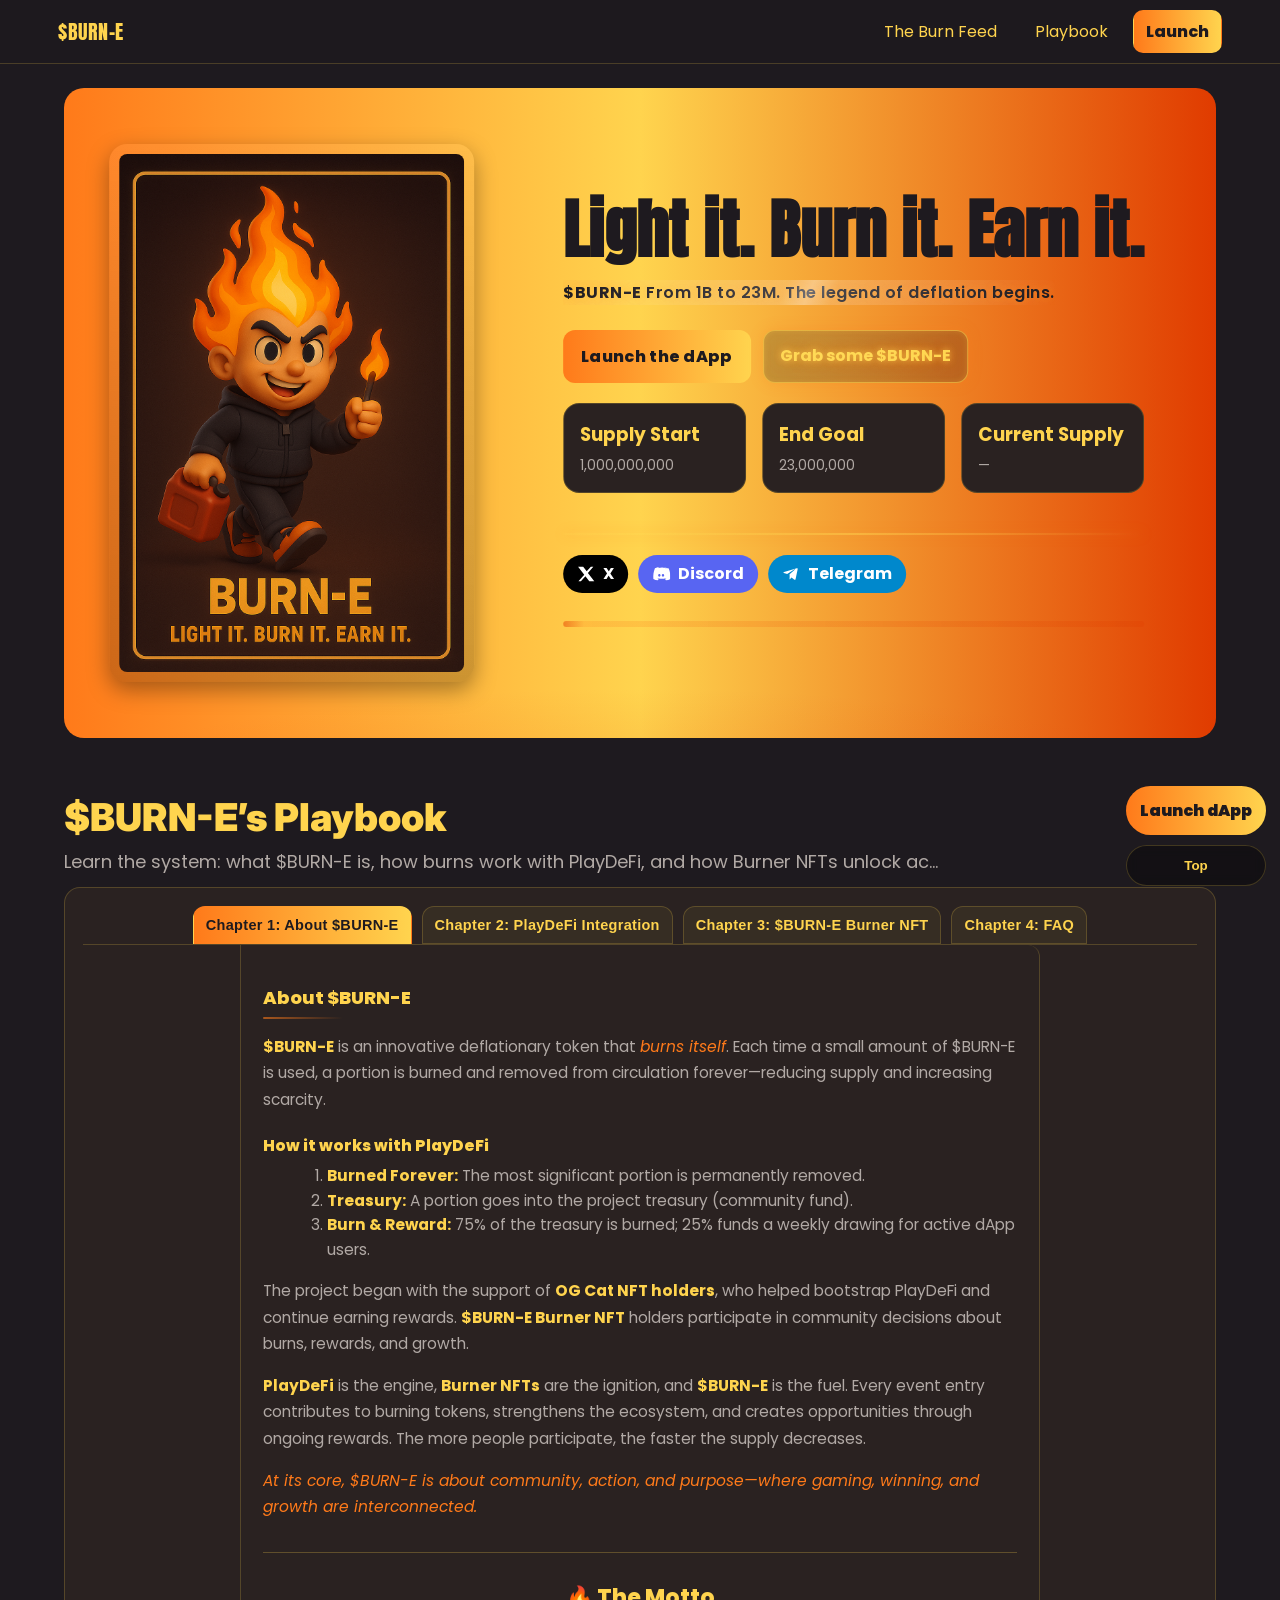
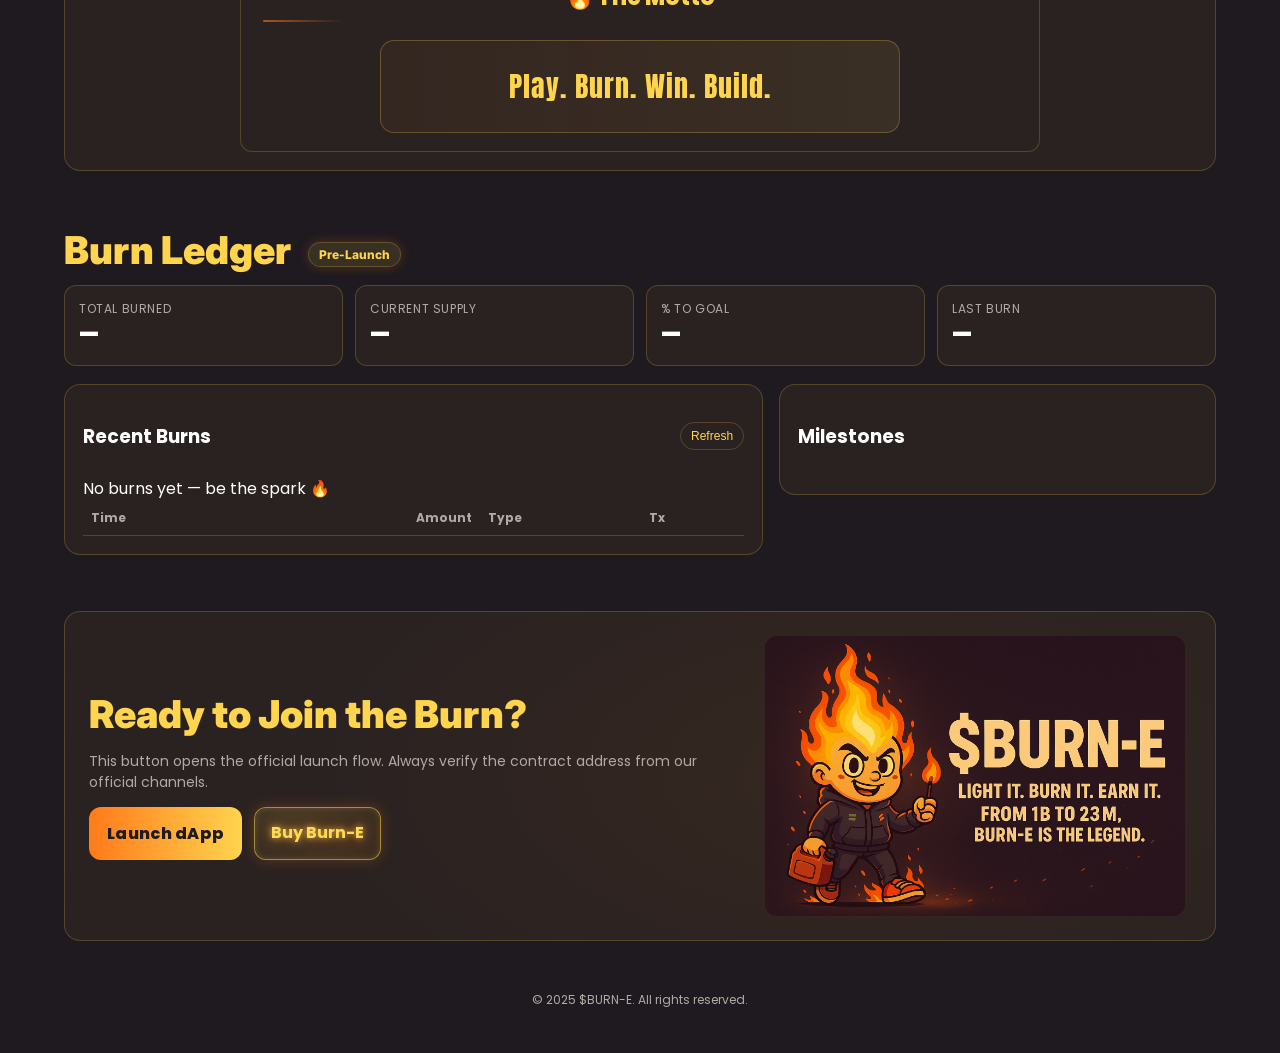
<file: index.html>
<!DOCTYPE html>
<html lang="en">
<head>
  <meta charset="utf-8" />
  <meta name="viewport" content="width=device-width, initial-scale=1" />
  <title>$BURN-E — From 1B to 23M</title>

  <!-- 🔥 Burn-E.io Social Link Preview -->
<meta property="og:title" content="$BURN-E | Play. Burn. Win. Build.">
<meta property="og:description" content="Born from fire. Built to vanish. The unstoppable deflationary meme revolution.">
<meta property="og:type" content="website">
<meta property="og:url" content="https://burn-e.io">
<meta property="og:image" content="https://burn-e.io/assets/burne-preview.jpg">

<meta name="twitter:card" content="summary_large_image">
<meta name="twitter:title" content="$BURN-E | Play. Burn. Win. Build.">
<meta name="twitter:description" content="Born from fire. Built to vanish. The unstoppable deflationary meme revolution.">
<meta name="twitter:image" content="https://burn-e.io/assets/burne-preview.jpg">
<meta property="og:image" content="https://burn-e.io/assets/burne-preview.jpg">
<meta property="og:image:width" content="1200">
<meta property="og:image:height" content="630">
  
  <!-- Fonts -->
  <link rel="preconnect" href="https://fonts.googleapis.com">
  <link rel="preconnect" href="https://fonts.gstatic.com" crossorigin>
  <link href="https://fonts.googleapis.com/css2?family=Anton&family=Inter:wght@700;800;900&family=Poppins:wght@400;500;600&display=swap" rel="stylesheet">

  <!-- Main CSS -->
  <link rel="stylesheet" href="assets/css/styles.css" />
</head>

<body>
  <!-- NAV -->
  <nav class="nav">
    <div class="nav-inner">
      <div class="nav-brand">$BURN&#8209;E</div>
      <div class="nav-links">
        <a href="#live">The Burn Feed</a>
        <a href="#docs">Playbook</a>
        <a href="#launch" class="nav-cta">Launch</a>
      </div>
    </div>
  </nav>

  <div class="wrap">
    <!-- HERO -->
   <header class="hero" id="top">
  <div class="hero-inner" style="align-items: center;">
    <!-- LEFT: Burn-E image reduced by 25% -->
    <div style="display: flex; justify-content: center;">
      <img class="robot" alt="$BURN-E robot" 
           src="assets/img/robot-hero.png" 
           style="width: 75%; max-width: 420px; height: auto;" />
    </div>

    <!-- RIGHT: Tagline + buttons -->
    <div>
      <h1 style="white-space: nowrap; font-size: clamp(34px, 5vw, 64px); line-height: 1;">
        Light it. Burn it. Earn it.
      </h1>

      <p class="tag">
        <strong>$BURN-E</strong> From 1B to 23M. The legend of deflation begins.
      </p>

      <div class="cta-row">
        <a class="btn-primary" id="launchBtn" href="#" target="_blank" rel="noopener">
          Launch the dApp
        </a>
        <a class="btn-secondary" id="buyBtn" href="#" target="_blank" rel="noopener">
          Grab some $BURN-E
        </a>
      </div>

      <div class="panels">
        <div class="panel">
          <h3>Supply Start</h3>
          <div class="meta" id="kpiStart">1,000,000,000</div>
        </div>
        <div class="panel">
          <h3>End Goal</h3>
          <div class="meta" id="kpiGoal">23,000,000</div>
        </div>
        <div class="panel">
          <h3>Current Supply</h3>
          <div class="meta" id="currentSupply">—</div>
        </div>
      </div>
<!-- 🔥 Social Divider -->
<hr class="social-divider">

<!-- 🔥 Social Links -->
<div class="social-row">
  <!-- X / Twitter -->
  <a class="social-btn x" href="https://x.com/YourHandle" target="_blank" rel="noopener">
    <svg viewBox="0 0 24 24" width="18" height="18" fill="currentColor" aria-hidden="true">
      <path d="M18.244 2.25h3.308l-7.227 8.26 8.501 11.24h-6.64l-5.202-6.817-5.953 6.817H1.72l7.734-8.85L1.219 2.25H8.02l4.713 6.173L18.244 2.25z"/>
    </svg>
    <span>X</span>
  </a>

  <!-- Discord -->
  <a class="social-btn discord" href="https://discord.gg/YourInviteCode" target="_blank" rel="noopener">
    <svg viewBox="0 0 24 24" width="18" height="18" fill="currentColor" aria-hidden="true">
      <path d="M20.317 4.369A19.791 19.791 0 0 0 16.558 3l-.201.405c2.01.605 3.101 1.471 3.101 1.471a12.47 12.47 0 0 0-4.208-1.279 12.761 12.761 0 0 0-4.289.063c-.063 0-.094.021-.156.042a12.408 12.408 0 0 0-4.208 1.279s1.09-.866 3.101-1.471L7.442 3a19.791 19.791 0 0 0-3.759 1.369C1.74 9.165 1.266 13.876 1.61 18.517a19.967 19.967 0 0 0 5.988 1.981c.468-.639.885-1.317 1.25-2.029a11.532 11.532 0 0 1-1.842-.901c.155-.115.307-.234.454-.354 3.58 1.65 7.457 1.65 11.035 0 .147.12.299.239.454.354a11.475 11.475 0 0 1-1.842.901c.365.712.782 1.39 1.25 2.029a19.967 19.967 0 0 0 5.988-1.981c.374-4.989-.458-9.669-2.468-14.148zM9.554 15.556c-.883 0-1.6-.818-1.6-1.822s.712-1.822 1.6-1.822c.892 0 1.607.818 1.6 1.822 0 1.004-.708 1.822-1.6 1.822zm4.892 0c-.883 0-1.6-.818-1.6-1.822s.712-1.822 1.6-1.822c.892 0 1.607.818 1.6 1.822 0 1.004-.708 1.822-1.6 1.822z"/>
    </svg>
    <span>Discord</span>
  </a>

  <!-- Telegram -->
  <a class="social-btn telegram" href="https://t.me/YourChannel" target="_blank" rel="noopener">
    <svg viewBox="0 0 24 24" width="18" height="18" fill="currentColor" aria-hidden="true">
      <path d="M9.999 15.233 9.842 19c.396 0 .566-.179.777-.395l1.88-1.838 3.845 2.803c.729.373 1.307.174 1.523-.674l2.8-13.201c.265-1.156-.395-1.64-1.16-1.333L2.556 9.293c-1.146.474-1.135 1.122-.19 1.414l4.292 1.359 9.912-6.237c.458-.288.935-.127.57.199l-7.26 6.205z"/>
    </svg>
    <span>Telegram</span>
  </a>
</div>



      <!-- Ensure this decorative layer never blocks clicks -->
      <div class="path" aria-hidden="true" style="pointer-events:none;"></div>
    </div>
  </div>
</header>



    <!-- PLAYBOOK -->
    <section id="docs">
      <h2 class="section-title">$BURN-E’s Playbook</h2>
      <p class="section-subtitle">
        Learn the system: what $BURN-E is, how burns work with PlayDeFi, and how Burner NFTs unlock access.
      </p>

      <div class="tabs card">
        <div class="tablist" role="tablist" aria-label="Playbook sections">
          <!-- ADDED data-file attributes so JS can fetch chapter content -->
          <button role="tab" id="tab-about" data-file="content/about.html" aria-controls="panel-about" aria-selected="true">Chapter 1: About $BURN-E</button>
          <button role="tab" id="tab-integration" data-file="content/integration.html" aria-controls="panel-integration" aria-selected="false">Chapter 2: PlayDeFi Integration</button>
          <button role="tab" id="tab-burner" data-file="content/burner.html" aria-controls="panel-burner" aria-selected="false">Chapter 3: $BURN-E Burner NFT</button>
          <button role="tab" id="tab-faq" data-file="content/faq.html" aria-controls="panel-faq" aria-selected="false">Chapter 4: FAQ</button>
        </div>

        <!-- Panels (prefilled fallback) -->
        <div id="panel-about" class="tabpanel active prose" role="tabpanel" aria-labelledby="tab-about" tabindex="0">
          <h3>What is $BURN-E?</h3>
          <p><strong class="glow-yellow">$BURN-E</strong> is a deflationary token—born at 1B supply, engineered to burn down toward <em class="glow-orange">23M</em>.</p>
        </div>

        <!-- Hide inactive panels; content will be injected when their tabs are clicked -->
        <div id="panel-integration" class="tabpanel prose" role="tabpanel" aria-labelledby="tab-integration" tabindex="0" hidden>
          <h3>PlayDeFi Integration</h3>
          <p>Events, entries, and on-chain receipts fuel automated burns and progress to goal.</p>
        </div>

        <div id="panel-burner" class="tabpanel prose" role="tabpanel" aria-labelledby="tab-burner" tabindex="0" hidden>
          <h3>Burner NFT</h3>
          <p>One-time, non-transferable access pass to join events. <strong class="glow-yellow">Entries scale</strong> with # of Burners you hold.</p>
        </div>

        <div id="panel-faq" class="tabpanel prose" role="tabpanel" aria-labelledby="tab-faq" tabindex="0" hidden>
          <div class="faq-section">
            <h4>Is this live?</h4>
            <p>Pre-launch until announced. Watch the Burn Ledger for updates.</p>
            <h4>Do I need a Burner NFT?</h4>
            <p>Yes—one per entry. They don’t expire.</p>
          </div>
        </div>
      </div>
    </section>

    <!-- LEDGER -->
    <section id="live">
      <h2 class="section-title">
        Burn Ledger
        <span id="prelaunchBadge" class="badge badge-prelaunch">Pre-Launch</span>
      </h2>

      <div class="kpi-grid">
        <div class="kpi kpi-lg"><div class="label">Total Burned</div><div class="value" id="kpiTotalBurned">—</div></div>
        <div class="kpi kpi-lg"><div class="label">Current Supply</div><div class="value" id="kpiCurrentSupply2">—</div></div>
        <div class="kpi kpi-lg"><div class="label">% to Goal</div><div class="value" id="kpiPctGoal">—</div></div>
        <div class="kpi kpi-lg"><div class="label">Last Burn</div><div class="value" id="kpiLastBurn">—</div></div>
      </div>

      <div class="ledger-grid">
        <div class="card">
          <div class="card-head">
            <h3>Recent Burns</h3>
            <button class="tiny" id="refreshBurns" type="button">Refresh</button>
          </div>
          <div id="burnsEmpty" class="empty">No burns yet — be the spark 🔥</div>
          <table class="ledger" id="burnsTable" aria-label="Recent burn transactions">
            <thead>
              <tr><th>Time</th><th class="right">Amount</th><th>Type</th><th>Tx</th></tr>
            </thead>
            <tbody id="burnsBody"></tbody>
          </table>
        </div>

        <div class="side-stack">
          <div class="card milestones">
            <div class="card-head"><h3>Milestones</h3></div>
            <div class="milestone-chips" id="milestoneChips"></div>
          </div>
        </div>
      </div>
    </section>

    <!-- LAUNCH (site width matches) -->
    <section id="launch">
      <div class="card launch-grid">
        <div class="launch-inner">
          <h2 class="section-title">Ready to Join the Burn?</h2>
          <p class="meta">This button opens the official launch flow. Always verify the contract address from our official channels.</p>
          <div class="cta-row">
            <a class="btn-primary" id="launchBtn2" href="#" target="_blank" rel="noopener">Launch dApp</a>
            <a class="btn-secondary" id="fuelBtn" href="#" target="_blank" rel="noopener">Buy Burn-E</a>
          </div>
        </div>
        <div>
          <img class="robot" alt="$BURN-E alt art" src="assets/img/robot-launch.png" />
        </div>
      </div>
    </section>

    <!-- FOOTER -->
    <footer>
      <div class="small">© 2025 $BURN-E. All rights reserved.</div>
    </footer>
  </div>

  <!-- Floating helpers -->
  <div class="fab-wrap" aria-live="polite">
    <a id="fabLaunch" class="fab primary" href="#" target="_blank" rel="noopener" title="Launch dApp">Launch dApp</a>
    <button id="fabTop" class="fab ghost" title="Back to top">Top</button>
  </div>

  <!-- Email Signup Popup (Burn-E) -->
  <div class="modal-backdrop" id="signupBackdrop" hidden>
    <div class="modal burne" role="dialog" aria-modal="true" aria-labelledby="signupTitle">
      <button class="modal-close" id="signupClose" aria-label="Close">×</button>
      <div class="modal-aura"></div>

      <header class="modal-head">
        <div class="flame">🔥</div>
        <h3 id="signupTitle">Stay in the Burn Loop</h3>
        <p class="subtitle">Be first to know about drops, burns &amp; rewards.</p>
      </header>

      <form id="signupForm">
        <div class="field">
          <label for="signupEmail">Email</label>
          <input id="signupEmail" name="email" type="email" placeholder="you@domain.com" required>
        </div>

        <button class="btn-ember" type="submit">Join the Burn</button>
        <p class="trust">No spam. Unsubscribe anytime.</p>
      </form>

      <button class="tiny ghost" id="signupNotNow" type="button">Not now</button>
    </div>
  </div>

  <!-- Background canvas (kept behind content) -->
  <canvas id="sparks" aria-hidden="true" style="position:fixed;inset:0;z-index:-1;pointer-events:none;"></canvas>

  <!-- Main JS -->
  <script src="assets/js/main.js"></script>
</body>
</html>
</file>
<file: assets/css/styles.css>
:root{
  --flame-yellow:#FFD44E;
  --ember-orange:#FF7A1A;
  --burn-red:#E03B00;
  --charcoal-black:#1E1A1F;
  --obsidian-brown:#2A2221;
  --ash-gray:#B1A9A5;
  --card-border:rgba(255,212,78,0.2);
  --ember-glow:rgba(255,122,26,0.3);
  --path-flame:rgba(224,59,0,0.45);
}

*{box-sizing:border-box}
html,body{
  margin:0; padding:0;
  background:var(--charcoal-black);
  color:#FFF;
  font-family:'Poppins',system-ui,-apple-system,Segoe UI,Roboto,'Helvetica Neue',Arial;
  max-width:100%;
  overflow-x:hidden;
}

.wrap{max-width:1200px;margin:0 auto;padding:24px}
a{color:var(--flame-yellow);text-decoration:none}

/* Nav */
.nav{position:sticky;top:0;z-index:50;backdrop-filter:blur(8px);background:rgba(30,26,31,0.72);border-bottom:1px solid var(--card-border)}
.nav-inner{max-width:1200px;margin:0 auto;display:flex;align-items:center;justify-content:space-between;padding:10px 18px;gap:12px}
.nav-brand{font-family:'Anton','Inter',sans-serif;letter-spacing:.5px;color:var(--flame-yellow);font-size:20px}
.nav-links{display:flex;gap:12px;flex-wrap:wrap}
.nav-links a{padding:8px 12px;border-radius:10px;border:1px solid transparent}
.nav-links a:hover{border-color:var(--card-border);background:rgba(255,122,26,0.06)}
.nav-cta{background:linear-gradient(90deg,var(--ember-orange),var(--flame-yellow));color:#1E1A1F;padding:10px 14px;border-radius:10px;font-weight:800}

/* Hero */
.hero{
  position: relative;
  overflow: hidden;
  border-radius: 20px;
  padding: 56px 28px;
  background:
    radial-gradient(1200px 300px at 50% 120%, rgba(224,59,0,0.25), transparent 60%),
    linear-gradient(90deg,#FF7A1A,#FFD44E,#E03B00);
}

.hero-inner {
  display: grid;
  grid-template-columns: 1fr 1fr;
  gap: 28px;
  align-items: center;
  justify-content: center;
  margin: 0 auto;
  max-width: 1200px;
  transform: translateX(-4%); /* moves all content slightly left */
}

.hero h1{
  font-family:'Anton','Inter',sans-serif;
  font-size:clamp(44px,6vw,96px);
  line-height:.95;
  margin:0 0 12px;
  color:#1E1A1F;
}

.hero p.tag{
  margin:6px 0 0;
  color:#1E1A1F;
  font-weight:600;
  letter-spacing:.5px;
  white-space:nowrap;
  overflow:hidden;
  text-overflow:ellipsis;
}
/* Social buttons under hero */
.social-row {
  display:flex;
  gap:10px;
  flex-wrap:wrap;
  margin-top:10px;
}
.social-btn {
  display:inline-flex;
  align-items:center;
  gap:8px;
  padding:10px 14px;
  border-radius:999px;
  font-weight:700;
  text-decoration:none;
  color:#fff;
  transition:all .25s ease;
}
.social-btn svg { display:block; }
.social-btn span { line-height:1; }

/* Brand colors */
.social-btn.x       { background:#000; }
.social-btn.discord { background:#5865F2; }
.social-btn.telegram{ background:#0088CC; }

/* Hover glow effects */
.social-btn.x:hover       { box-shadow:0 0 16px 4px rgba(255,255,255,0.4); transform:translateY(-2px); }
.social-btn.discord:hover { box-shadow:0 0 16px 4px rgba(88,101,242,0.5); transform:translateY(-2px); }
.social-btn.telegram:hover{ box-shadow:0 0 16px 4px rgba(0,136,204,0.5); transform:translateY(-2px); }

/* CTA buttons (kept as-is, included here for completeness) */
.cta-row{
  display:flex;
  gap:12px;
  flex-wrap:wrap;
  margin-top:18px;
}
.btn-primary{
  background:linear-gradient(90deg,var(--ember-orange),var(--flame-yellow));
  color:#1E1A1F;
  padding:14px 18px;
  border:none;
  border-radius:12px;
  font-weight:800;
  letter-spacing:.3px;
  cursor:pointer;
  transition:transform .2s ease,box-shadow .2s ease;
}
.btn-primary:hover{transform:translateY(-1px);box-shadow:0 0 28px 6px rgba(255,122,26,.6)}
.btn-secondary{
  background:transparent;
  border:1px solid var(--ember-orange);
  color:var(--flame-yellow);
  text-shadow:0 0 6px rgba(255,122,26,.9);
  padding:12px 16px;
  border-radius:12px;
  font-weight:700;
  cursor:pointer;
  transition:background .2s ease,box-shadow .2s ease;
}
.btn-secondary:hover{background:rgba(255,122,26,.08);box-shadow:0 0 22px 4px rgba(255,122,26,.6)}

/* === BURN-E CTA ANIMATIONS === */

/* Primary = molten pulse + quick sheen */
.btn-primary {
  position: relative;
  isolation: isolate; /* keep sheen inside radius */
  animation: burnePulse 2.6s ease-in-out infinite;
}

/* moving sheen on hover */
.btn-primary::before {
  content: "";
  position: absolute;
  inset: -2px;
  border-radius: inherit;
  background: linear-gradient(
    115deg,
    transparent 0%,
    rgba(255,255,255,0.18) 45%,
    rgba(255,255,255,0.38) 50%,
    rgba(255,255,255,0.18) 55%,
    transparent 100%
  );
  transform: translateX(-140%) rotate(0.001deg);
  mix-blend-mode: screen;
  pointer-events: none;
  z-index: -1;
  transition: opacity .2s ease;
  opacity: 0;
}
.btn-primary:hover::before {
  opacity: 1;
  animation: sheenSweep 0.9s ease;
}

/* Secondary = ember flicker + soft glow */
.btn-secondary {
  position: relative;
  isolation: isolate;
  animation: emberFlicker 3.4s ease-in-out infinite;
  box-shadow: 0 0 0 rgba(255,212,78,0); /* baseline */
}
.btn-secondary::after {
  content: "";
  position: absolute;
  inset: 0;
  border-radius: inherit;
  background:
    radial-gradient(240px 120px at 25% 25%, rgba(255,212,78,0.18), transparent 60%),
    radial-gradient(180px 140px at 75% 75%, rgba(255,122,26,0.12), transparent 70%);
  filter: blur(0.2px);
  mix-blend-mode: screen;
  pointer-events: none;
  opacity: .8;
}
/* === CTA VISIBILITY BOOST: Grab some $BURN-E === */
.btn-secondary {
  background: rgba(20, 18, 20, 0.25);
  border: 1.5px solid rgba(255, 212, 78, 0.6);
  color: var(--flame-yellow);
  text-shadow:
    0 0 6px rgba(255, 212, 78, 0.7),
    0 0 12px rgba(255, 122, 26, 0.5);
  box-shadow:
    inset 0 0 6px rgba(255, 212, 78, 0.2),
    0 0 14px rgba(255, 122, 26, 0.25);
  transition: transform .25s ease, box-shadow .25s ease, background .25s ease;
}

.btn-secondary:hover {
  background: rgba(255, 122, 26, 0.1);
  border-color: rgba(255, 212, 78, 0.9);
  box-shadow:
    0 0 24px 6px rgba(255, 212, 78, 0.45),
    inset 0 0 8px rgba(255, 122, 26, 0.25);
  transform: translateY(-2px) scale(1.03);
}


/* Focus visibility (keyboard users) */
.btn-primary:focus-visible,
.btn-secondary:focus-visible {
  outline: 3px solid rgba(255,212,78,0.85);
  outline-offset: 2px;
  box-shadow: 0 0 0 4px rgba(255,122,26,0.28);
}

/* --- Keyframes --- */
@keyframes burnePulse {
  0%   { box-shadow: 0 0 20px rgba(255,122,26,0.35), 0 0 0 rgba(255,212,78,0); transform: translateY(0) scale(1); }
  45%  { box-shadow: 0 0 44px 10px rgba(255,122,26,0.60), 0 0 0 rgba(255,212,78,0.08); transform: translateY(-1px) scale(1.015); }
  100% { box-shadow: 0 0 20px rgba(255,122,26,0.35), 0 0 0 rgba(255,212,78,0); transform: translateY(0) scale(1); }
}

@keyframes sheenSweep {
  0%   { transform: translateX(-140%) rotate(0.001deg); }
  100% { transform: translateX(140%) rotate(0.001deg); }
}

@keyframes emberFlicker {
  0%, 100% { box-shadow: 0 0 16px 2px rgba(255,212,78,0.20); filter: brightness(1); }
  25%      { box-shadow: 0 0 26px 6px rgba(255,212,78,0.32); filter: brightness(1.03); }
  50%      { box-shadow: 0 0 38px 10px rgba(255,122,26,0.45); filter: brightness(1.06); }
  75%      { box-shadow: 0 0 26px 6px rgba(255,212,78,0.32); filter: brightness(1.03); }
}

/* Respect user “reduced motion” */
@media (prefers-reduced-motion: reduce) {
  .btn-primary,
  .btn-secondary { animation: none !important; }
  .btn-primary::before { animation: none !important; opacity: 0 !important; }
}

/* Hero image: only shrink the robot in the top hero (not the launch section) */
.hero .robot{
  width:100%;
  height:auto;
  max-width:75%;
  border-radius:18px;
  background:linear-gradient(180deg,rgba(255,255,255,.06),rgba(0,0,0,.2));
  padding:10px;
  box-shadow:0 8px 22px rgba(0,0,0,.35);
}

/* Mobile: stack nicely */
@media (max-width:960px){
  .hero-inner{ grid-template-columns:1fr; }
  .hero .robot{ max-width:360px; margin:0 auto; }
}

/* KPI panels under hero */
.panels{display:grid;grid-template-columns:repeat(3,1fr);gap:16px;margin-top:20px}
.panel{background:var(--obsidian-brown);border:1px solid var(--card-border);border-radius:16px;padding:16px}
.panel h3{color:var(--flame-yellow);margin:0 0 6px;font-weight:700}
.meta{color:var(--ash-gray);font-size:14px}

/* Ember path */
.path{
  position:relative;
  margin:28px auto 0;
  height:6px;
  background:linear-gradient(90deg,rgba(255,122,26,.18),rgba(224,59,0,.22));
  border-radius:999px;
  overflow:hidden;
  pointer-events:none; /* ⬅ ensure it never blocks clicks */
}
.path::after{content:"";position:absolute;inset:0;background:radial-gradient(30px 30px at var(--x,0%) 50%, var(--path-flame), transparent 70%);animation:travel 4s linear infinite}
@keyframes travel{0%{--x:0%}100%{--x:100%}}

section{margin:56px 0}
.section-title{font-family:'Inter',sans-serif;font-weight:900;color:var(--flame-yellow);font-size:clamp(26px,3vw,40px);margin:0 0 8px}
.section-subtitle{margin:6px 0 12px;color:var(--ash-gray);max-width:80ch}
.card{background:var(--obsidian-brown);border-radius:16px;border:1px solid var(--card-border);padding:18px;transition:transform .2s ease,box-shadow .2s ease}
.card:hover{transform:translateY(-2px);box-shadow:0 0 26px 6px var(--ember-glow)}

/* Tabs / Panels (Chapters restored look) */
.tabs{margin-top:8px}
.tablist{
  display:flex; gap:8px; border-bottom:1px solid var(--card-border);
  flex-wrap:nowrap; overflow-x:auto; -webkit-overflow-scrolling:touch;
}
.tablist button{
  background:rgba(255,212,78,.06);
  border:1px solid var(--card-border);
  color:var(--flame-yellow);
  padding:10px 14px;
  border-radius:12px 12px 0 0;
  font-weight:800; letter-spacing:.3px;
  cursor:pointer;
  flex:0 0 auto;
  transition:transform .15s ease, box-shadow .2s ease, background .2s ease;
}
.tablist button:hover{transform:translateY(-1px);box-shadow:0 0 16px var(--ember-glow);background:rgba(255,212,78,.1)}
.tablist button[aria-selected="true"]{background:linear-gradient(90deg,var(--ember-orange),var(--flame-yellow));color:#1E1A1F;border-color:transparent}

/* ⬇ NEW: panels are visible by default; hidden via [hidden] */
.tabpanel{
  display:block;
  padding:16px;
  border:1px solid var(--card-border);
  border-top:0;
  border-radius:0 12px 12px 12px;
  background:var(--obsidian-brown);
}
.tabpanel[hidden]{display:none !important;}

.tabpanel.prose{line-height:1.7;font-size:15.5px;color:var(--ash-gray);text-align:left;padding:18px 22px;max-width:800px;margin:0 auto}
.tabpanel.prose h3,.tabpanel.prose h4{color:var(--flame-yellow);font-weight:800;margin-top:24px;margin-bottom:8px;line-height:1.2}
.tabpanel.prose h3::after{content:"";display:block;margin-top:8px;width:80px;height:2px;background:linear-gradient(90deg,var(--ember-orange),transparent);border-radius:999px;opacity:.6}
.tabpanel.prose p{margin-bottom:14px}
.tabpanel.prose ul,.tabpanel.prose ol{margin:0 0 14px 24px;line-height:1.6}
.tabpanel.prose strong{color:var(--flame-yellow)}
.tabpanel.prose em{color:var(--ember-orange)}
.glow-yellow{color:var(--flame-yellow);text-shadow:0 0 8px rgba(255,212,78,.6);font-weight:700}
.glow-orange{color:var(--ember-orange);text-shadow:0 0 10px rgba(255,122,26,.5);font-weight:700}

/* Ledger */
.kpi-grid{display:grid;grid-template-columns:repeat(4,1fr);gap:12px;margin:12px 0 18px}
.kpi-lg{background:var(--obsidian-brown);border:1px solid var(--card-border);border-radius:12px;padding:14px}
.kpi-lg .label{color:var(--ash-gray);font-size:12px;text-transform:uppercase;letter-spacing:.6px}
.kpi-lg .value{font-size:22px;font-weight:900}
.ledger-grid{display:grid;grid-template-columns:1.6fr 1fr;gap:16px;align-items:start}
.card-head{display:flex;align-items:center;justify-content:space-between;margin-bottom:6px}
.tiny{font-size:12px;padding:6px 10px;border-radius:999px;border:1px solid var(--card-border);background:transparent;color:var(--flame-yellow);cursor:pointer}
.tiny:hover{background:rgba(255,122,26,.08)}
.ledger{width:100%;border-collapse:collapse}
.ledger thead th{text-align:left;font-size:12px;color:var(--ash-gray);border-bottom:1px solid var(--card-border);padding:8px}
.ledger td{padding:10px 8px;border-bottom:1px solid rgba(255,255,255,.06)}
.ledger td.right,.ledger th.right{text-align:right}
.badge{display:inline-block;margin-left:10px;padding:4px 10px;border-radius:999px;font-size:12px;font-weight:800;vertical-align:middle;border:1px solid var(--card-border)}
.badge-prelaunch{background:rgba(255,212,78,.12);color:var(--flame-yellow);box-shadow:0 0 12px rgba(255,122,26,.25)}

/* Launch section (contained inside the background card) */
#launch { 
  width: 100%;
  max-width: 1200px;
  margin: 0 auto;
}

/* Make the card the visual container */
#launch .card {
  position: relative;
  overflow: hidden; /* <-- keeps everything inside the launch background */
  background:
    radial-gradient(800px 400px at 70% 50%, rgba(255,122,26,0.06), transparent 70%),
    var(--obsidian-brown);
  border: 1px solid var(--card-border);
  border-radius: 16px;
  padding: 24px;
}

/* Grid layout for text + image */
#launch .launch-grid {
  display: grid;
  grid-template-columns: 1.2fr 0.8fr;
  gap: 24px;
  align-items: center;
}

#launch .launch-inner { 
  max-width: 720px;
}

/* Button row */
#launch .cta-row {
  display: flex;
  gap: 12px;
  flex-wrap: wrap;
  margin-top: 14px;
}

/* Constrain the robot image so it never looks massive */
#launch .robot {
  display: block;
  width: 100%;
  max-width: 420px;  /* tweak: 360–520px based on taste */
  height: auto;
  margin: 0 auto;
  border-radius: 12px;
}

/* Mobile stacking */
@media (max-width: 960px) {
  #launch .launch-grid { grid-template-columns: 1fr; }
  #launch .robot { max-width: 360px; margin-top: 12px; }
}

/* Footer */
footer{margin:50px 0 20px;color:var(--ash-gray);text-align:center}
.small{font-size:12px}

/* =========================================================
   🔥 BURN-E Email Signup Modal (finalized)
   ========================================================= */
.modal-backdrop {
  position: fixed;
  inset: 0;
  display: none;
  align-items: center;
  justify-content: center;
  background:
    radial-gradient(1200px 600px at 50% 60%, rgba(255,122,26,0.08), transparent 60%),
    rgba(5, 5, 7, 0.60);
  z-index: 200;
  opacity: 0;
  transition: opacity 0.25s ease;
}

/* Active animation class added by JS */
.modal-backdrop.open {
  display: flex !important;
  opacity: 1;
}

.modal.burne {
  position: relative;
  width: min(92vw, 440px);
  background: rgba(18, 16, 20, 0.96);
  color: #fff;
  border-radius: 16px;
  padding: 26px 24px 22px;
  box-shadow:
    0 0 22px rgba(255,122,26,0.35),
    inset 0 0 0 1px rgba(255,200,120,0.15);
  transform: scale(0.96);
  opacity: 0;
  transition: transform 0.25s ease, opacity 0.25s ease;
}

/* Animate pop-in */
.modal-backdrop.open .modal.burne {
  transform: scale(1);
  opacity: 1;
}

/* Aura background */
.modal-aura {
  position: absolute;
  inset: 10px;
  border-radius: 12px;
  pointer-events: none;
  background:
    radial-gradient(280px 180px at 70% 10%, rgba(255,200,120,0.10), transparent 60%),
    radial-gradient(360px 200px at 30% 90%, rgba(255,122,26,0.10), transparent 60%);
}

/* Header */
.modal-head {
  text-align: center;
  margin-bottom: 10px;
}
.modal-head .flame {
  filter: drop-shadow(0 0 8px rgba(255,122,26,0.6));
}
.modal-head h3 {
  margin: 8px 0 4px;
  font-size: 22px;
  font-weight: 900;
  letter-spacing: 0.2px;
  color: var(--flame-yellow);
}
.modal-head .subtitle {
  margin: 0;
  color: var(--ash-gray);
  font-size: 14.5px;
}

/* Close button */
.modal-close {
  position: absolute;
  top: 8px;
  right: 10px;
  width: 32px;
  height: 32px;
  border-radius: 50%;
  border: 1px solid rgba(255,200,120,0.4);
  background: rgba(30,26,31,0.6);
  color: #FFD48A;
  font-size: 20px;
  line-height: 28px;
  cursor: pointer;
  transition: all 0.2s ease;
}
.modal-close:hover,
.modal-close:focus-visible {
  background: rgba(30,26,31,0.8);
  box-shadow: 0 0 0 3px rgba(255,212,78,0.25);
}

/* Input fields */
.field {
  display: flex;
  flex-direction: column;
  gap: 6px;
  margin: 14px 0 16px;
}
.field label {
  font-size: 12px;
  color: #CFCAD5;
}
.field input {
  padding: 12px 14px;
  border-radius: 10px;
  border: 1px solid rgba(255,200,120,0.25);
  background: rgba(12,10,13,0.9);
  color: #fff;
  transition: all 0.2s ease;
}
.field input:focus-visible {
  outline: 2px solid rgba(255,212,78,0.75);
  box-shadow: 0 0 0 4px rgba(255,122,26,0.25);
}
.field input[aria-invalid="true"],
.field input:invalid:focus {
  border-color: rgba(224,59,0,0.75);
  box-shadow: 0 0 0 4px rgba(224,59,0,0.20);
}

/* Submit button */
.btn-ember {
  width: 100%;
  padding: 12px 16px;
  border-radius: 12px;
  border: 0;
  font-weight: 900;
  font-size: 15.5px;
  cursor: pointer;
  color: #1E1A1F;
  background: linear-gradient(90deg, var(--ember-orange), var(--flame-yellow));
  box-shadow: 0 0 22px 4px rgba(255,122,26,0.45);
  transition: all 0.25s ease;
}
.btn-ember:hover {
  transform: translateY(-1px);
  box-shadow: 0 0 28px 6px rgba(255,122,26,0.55);
}
.btn-ember:disabled,
.btn-ember.is-loading {
  opacity: 0.6;
  cursor: not-allowed;
  filter: saturate(0.85);
  transform: none;
  box-shadow: none;
}

/* Trust line + links */
.trust {
  text-align: center;
  font-size: 12.5px;
  color: #CFCAD5;
  margin-top: 6px;
}
.trust a {
  color: var(--flame-yellow);
  text-decoration: underline;
}

/* Status message line */
#signupStatus {
  min-height: 18px;
  margin-top: 8px;
  font-size: 14px;
  text-align: center;
  color: var(--ash-gray);
}
#signupStatus.success {
  color: var(--flame-yellow);
}
#signupStatus.error {
  color: var(--ember-orange);
}

/* Responsive: slightly shrink modal on small screens */
@media (max-width: 480px) {
  .modal.burne {
    padding: 22px 18px 20px;
  }
  .modal-head h3 {
    font-size: 20px;
  }
}


/* FABs */
.fab-wrap{position:fixed;right:14px;bottom:14px;display:grid;gap:10px;z-index:120}
.fab{display:inline-flex;align-items:center;justify-content:center;min-width:56px;padding:12px 14px;border-radius:999px;border:1px solid var(--card-border);font-weight:900;cursor:pointer;backdrop-filter:blur(6px)}
.fab.primary{background:linear-gradient(90deg,var(--ember-orange),var(--flame-yellow));color:#1E1A1F;border:none}
.fab.ghost{background:rgba(0,0,0,.35);color:var(--flame-yellow)}

/* Sparks canvas always behind */
#sparks{position:fixed;left:0;top:0;width:100vw;height:100vh;pointer-events:none;z-index:-1} /* ⬅ set behind content */

/* === HERO TAGLINE EMBER SHIMMER === */
.hero p.tag {
  position: relative;
  display: inline-block;
  animation: taglinePulse 3.2s ease-in-out infinite;
  text-shadow: 0 0 8px rgba(255,212,78,0.3),
               0 0 16px rgba(255,122,26,0.25),
               0 0 24px rgba(224,59,0,0.2);
}

.hero p.tag::after {
  content: "";
  position: absolute;
  inset: 0;
  background: linear-gradient(115deg,
    transparent 0%,
    rgba(255,255,255,0.18) 45%,
    rgba(255,255,255,0.38) 50%,
    rgba(255,255,255,0.18) 55%,
    transparent 100%);
  mix-blend-mode: screen;
  animation: taglineSheen 5.6s ease-in-out infinite;
  pointer-events: none;
  border-radius: 6px;
}

@keyframes taglinePulse {
  0%, 100% { filter: brightness(1); text-shadow: 0 0 8px rgba(255,212,78,0.3), 0 0 16px rgba(255,122,26,0.25); }
  50% { filter: brightness(1.08); text-shadow: 0 0 12px rgba(255,212,78,0.45), 0 0 26px rgba(255,122,26,0.4); }
}

@keyframes taglineSheen {
  0% { transform: translateX(-150%); opacity: 0; }
  50% { opacity: 1; }
  100% { transform: translateX(150%); opacity: 0; }
}

/* Responsive */
@media (max-width:960px){
  .hero-inner{grid-template-columns:1fr}
  .kpi-grid{grid-template-columns:repeat(2,1fr)}
  .ledger-grid{grid-template-columns:1fr}
  .launch-grid{grid-template-columns:1fr}
  .tablist{gap:8px}
  .tablist button{min-width:140px}
}

/* --- Playbook subtitle: force single line (desktop) --- */
#docs .section-subtitle {
  white-space: nowrap;
  overflow: hidden;
  text-overflow: ellipsis;
  font-size: clamp(14px, 1.6vw, 18px);
}

/* On small screens we still keep one line; tighten slightly more */
@media (max-width: 960px) {
  #docs .section-subtitle {
    font-size: clamp(13px, 3.6vw, 16px);
    letter-spacing: 0.1px;
  }
}

/* --- Tabs: force single line at desktop --- */
@media (min-width: 961px) {
  .tabs .tablist {
    display: flex;
    justify-content: center;
    align-items: center;
    gap: 10px;
    flex-wrap: nowrap;
    overflow: visible;
  }
  .tabs .tablist button {
    flex: 0 0 auto;
    min-width: auto;
    padding: 10px 12px;
    font-size: 14.5px;
  }
}
/* --- Social Divider (below Burn Tracker) --- */
.social-divider {
  width: 100%;
  max-width: 800px;
  height: 2px;
  margin: 40px auto 20px;
  border: none;
  background: linear-gradient(
    90deg,
    rgba(255, 122, 26, 0.0),
    rgba(255, 212, 78, 0.45),
    rgba(255, 122, 26, 0.0)
  );
  box-shadow: 0 0 12px rgba(255, 122, 26, 0.3);
  border-radius: 999px;
}
/* --- Socials below the Burn Tracker (hardened) --- */
#live .social-row {
  display: flex;
  justify-content: center;
  gap: 12px;
  flex-wrap: wrap;
  margin-top: 20px;
}

#live .social-row .social-btn {
  /* reset common button/link noise from other sections */
  display: inline-flex;
  align-items: center;
  gap: 8px;
  padding: 10px 16px;
  border-radius: 999px;
  border: 0;
  text-decoration: none;
  line-height: 1;
  font-weight: 700;
  box-shadow: none;
  transform: translateY(0);
  transition: box-shadow .25s ease, transform .25s ease, opacity .25s ease;
  color: #fff;                 /* icons use currentColor */
}

#live .social-row .social-btn svg {
  display: block;
  width: 18px;
  height: 18px;
  fill: currentColor;          /* match text color */
}

/* brand colors (locked) */
#live .social-row .social-btn.x        { background: #000000; }
#live .social-row .social-btn.discord  { background: #5865F2; }
#live .social-row .social-btn.telegram { background: #0088CC; }

/* hover glows (locked) */
#live .social-row .social-btn.x:hover        { box-shadow: 0 0 16px 4px rgba(255,255,255,0.40); transform: translateY(-2px); }
#live .social-row .social-btn.discord:hover  { box-shadow: 0 0 16px 4px rgba(88,101,242,0.50); transform: translateY(-2px); }
#live .social-row .social-btn.telegram:hover { box-shadow: 0 0 16px 4px rgba(0,136,204,0.50); transform: translateY(-2px); }

/* optional: reduce glow on very small screens */
@media (max-width: 420px) {
  #live .social-row .social-btn:hover { box-shadow: none; transform: translateY(-1px); }
}
/* =========================================
   Mobile Optimizations (desktop unchanged)
   ========================================= */
@media (max-width: 768px) {
  /* Global rhythm */
  .wrap { padding: 18px; }
  section { margin: 42px 0; }

  /* Hero */
  .hero { padding: 36px 18px; }
  .hero-inner {
    display: grid;
    grid-template-columns: 1fr; /* stack */
    gap: 18px;
    transform: none;           /* undo desktop nudge */
    text-align: center;
  }
  .hero h1 {
    font-size: clamp(26px, 7vw, 36px);
    line-height: 1.05;
    margin-bottom: 8px;
  }
  .hero p.tag {
    font-size: 14px;
    white-space: normal; /* allow wrap on small screens */
  }
  .hero .robot {
    max-width: 320px;
    width: 100%;
    height: auto;
    margin: 0 auto;
  }

  /* CTAs */
  .cta-row {
    justify-content: center;
    gap: 10px;
  }
  .btn-primary,
  .btn-secondary {
    padding: 12px 14px;
    font-size: 14px;
  }

  /* KPI panels under hero */
  .panels {
    grid-template-columns: 1fr; /* 1 per row on small screens */
    gap: 12px;
    text-align: left;
  }
  .panel h3 { margin-bottom: 4px; }
  .meta { font-size: 13px; }

  /* Social block under KPIs */
  .social-divider { 
    margin: 14px 0 10px; 
    border: none; 
    height: 1px; 
    background: rgba(255,212,78,0.25);
  }
  .social-row {
    display: grid;
    grid-template-columns: repeat(3, 1fr);
    gap: 10px;
    justify-items: stretch;
  }
  .social-btn {
    display: inline-flex;
    align-items: center;
    justify-content: center;
    gap: 8px;
    padding: 10px 12px;
    border-radius: 10px;
    font-weight: 700;
    font-size: 13px;
    text-decoration: none;
  }
  .social-btn svg { width: 16px; height: 16px; }

  /* Tabs: keep all four accessible on one row with scroll */
  .tablist {
    gap: 8px;
    overflow-x: auto;
    -webkit-overflow-scrolling: touch;
    scroll-snap-type: x mandatory;
    padding-bottom: 6px;
  }
  .tablist button {
    min-width: 180px;
    scroll-snap-align: start;
    font-size: 14px;
    padding: 10px 12px;
  }
  .tabpanel.prose {
    padding: 16px;
    font-size: 15px;
  }

  /* Burn Ledger KPIs */
  .kpi-grid { grid-template-columns: repeat(2, 1fr); gap: 10px; }
  @media (max-width: 420px) {
    .kpi-grid { grid-template-columns: 1fr; }
  }

  /* Ledger layout stacks */
  .ledger-grid { grid-template-columns: 1fr; gap: 14px; }
  .ledger td, .ledger th { padding: 8px; font-size: 13px; }

  /* Launch section: stack, constrain image */
  #launch .card.launch-grid {
    display: grid;
    grid-template-columns: 1fr; /* stack */
    gap: 16px;
  }
  .launch-inner { max-width: none; text-align: center; }
  #launch .robot {
    max-width: 320px;
    width: 100%;
    height: auto;
    margin: 0 auto;
  }

  /* Footer spacing */
  footer { margin: 36px 0 16px; }
}

/* Extra-tight phones */
@media (max-width: 360px) {
  .tablist button { min-width: 160px; }
  .btn-primary, .btn-secondary { font-size: 13px; padding: 10px 12px; }
  .social-row { grid-template-columns: 1fr 1fr; } /* 2-up if super narrow */
}
/* Hide top nav Launch button on mobile */
@media (max-width: 768px) {
  .nav-links .nav-cta {
    display: none !important;
  }
}
</file>
